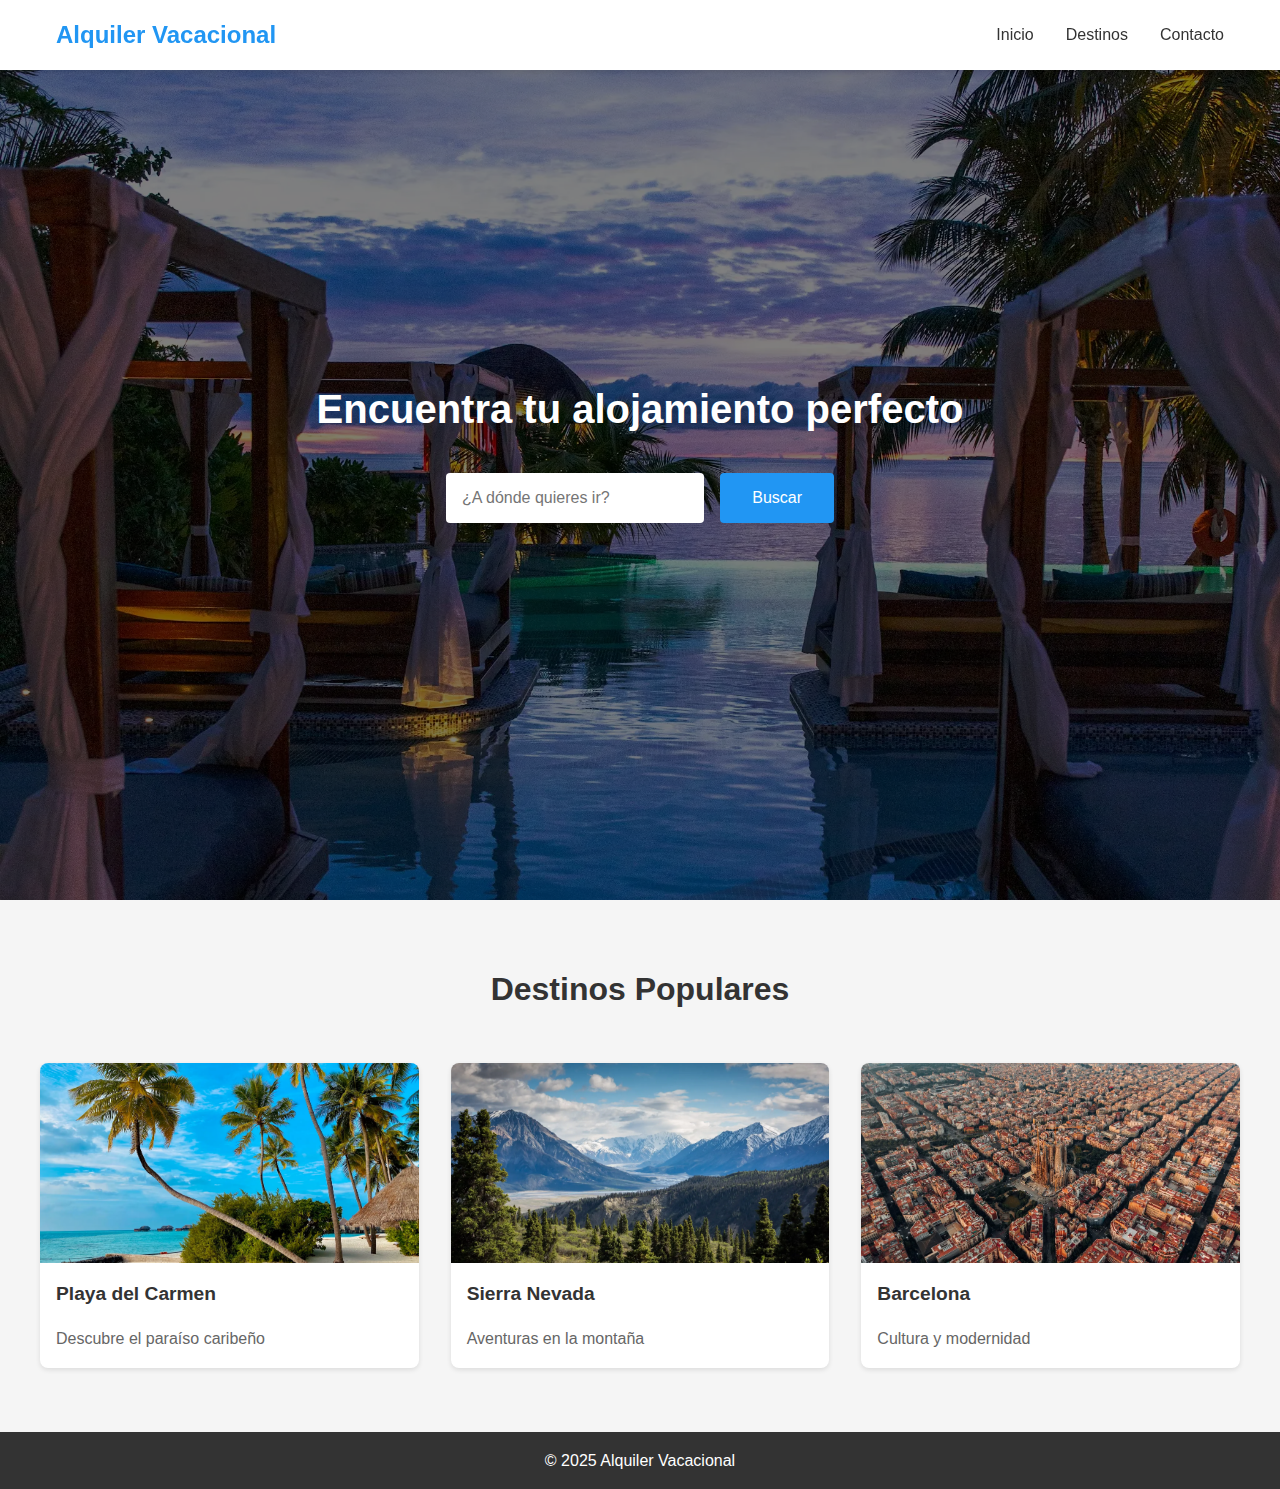
<file: index.html>
<!DOCTYPE html>
<html lang="es">
<head>
    <meta charset="UTF-8">
    <meta name="viewport" content="width=device-width, initial-scale=1.0">
    <title> Tu destino ideal</title>
    <link rel="stylesheet" href="./css/styles.css">
    <link rel="stylesheet" href="./css/responsive.css">
</head>
<body>
    <!-- Cabecera de la página -->
    <header class="header">
        <nav class="nav-container">
            <div class="logo">Alquiler Vacacional</div>
            <ul class="nav-menu">
                <li><a href="#inicio">Inicio</a></li>
                <li><a href="#destinos">Destinos</a></li>
                <li><a href="#contacto">Contacto</a></li>
            </ul>
        </nav>
    </header>
    
    <!-- Sección principal de búsqueda -->
    <main class="hero">
        <div class="search-container">
            <h1>Encuentra tu alojamiento perfecto</h1>
            <div class="search-box">
                <input type="text" placeholder="¿A dónde quieres ir?" class="search-input">
                <button class="search-button">Buscar</button>
            </div>
        </div>
    </main>

    <!-- Sección de destinos populares -->
    <section class="popular-destinations">
        <h2>Destinos Populares</h2>
        <div class="destinations-grid">
            <div class="destination-card">
                <div class="destination-image playa"></div>
                <h3>Playa del Carmen</h3>
                <p>Descubre el paraíso caribeño</p>
            </div>
            <div class="destination-card">
                <div class="destination-image montana"></div>
                <h3>Sierra Nevada</h3>
                <p>Aventuras en la montaña</p>
            </div>
            <div class="destination-card">
                <div class="destination-image ciudad"></div>
                <h3>Barcelona</h3>
                <p>Cultura y modernidad</p>
            </div>
        </div>
    </section>

    <!-- Pie de página -->
    <footer class="footer">
        <p>&copy; 2025 Alquiler Vacacional </p>
    </footer>
</body>
</html>
</file>
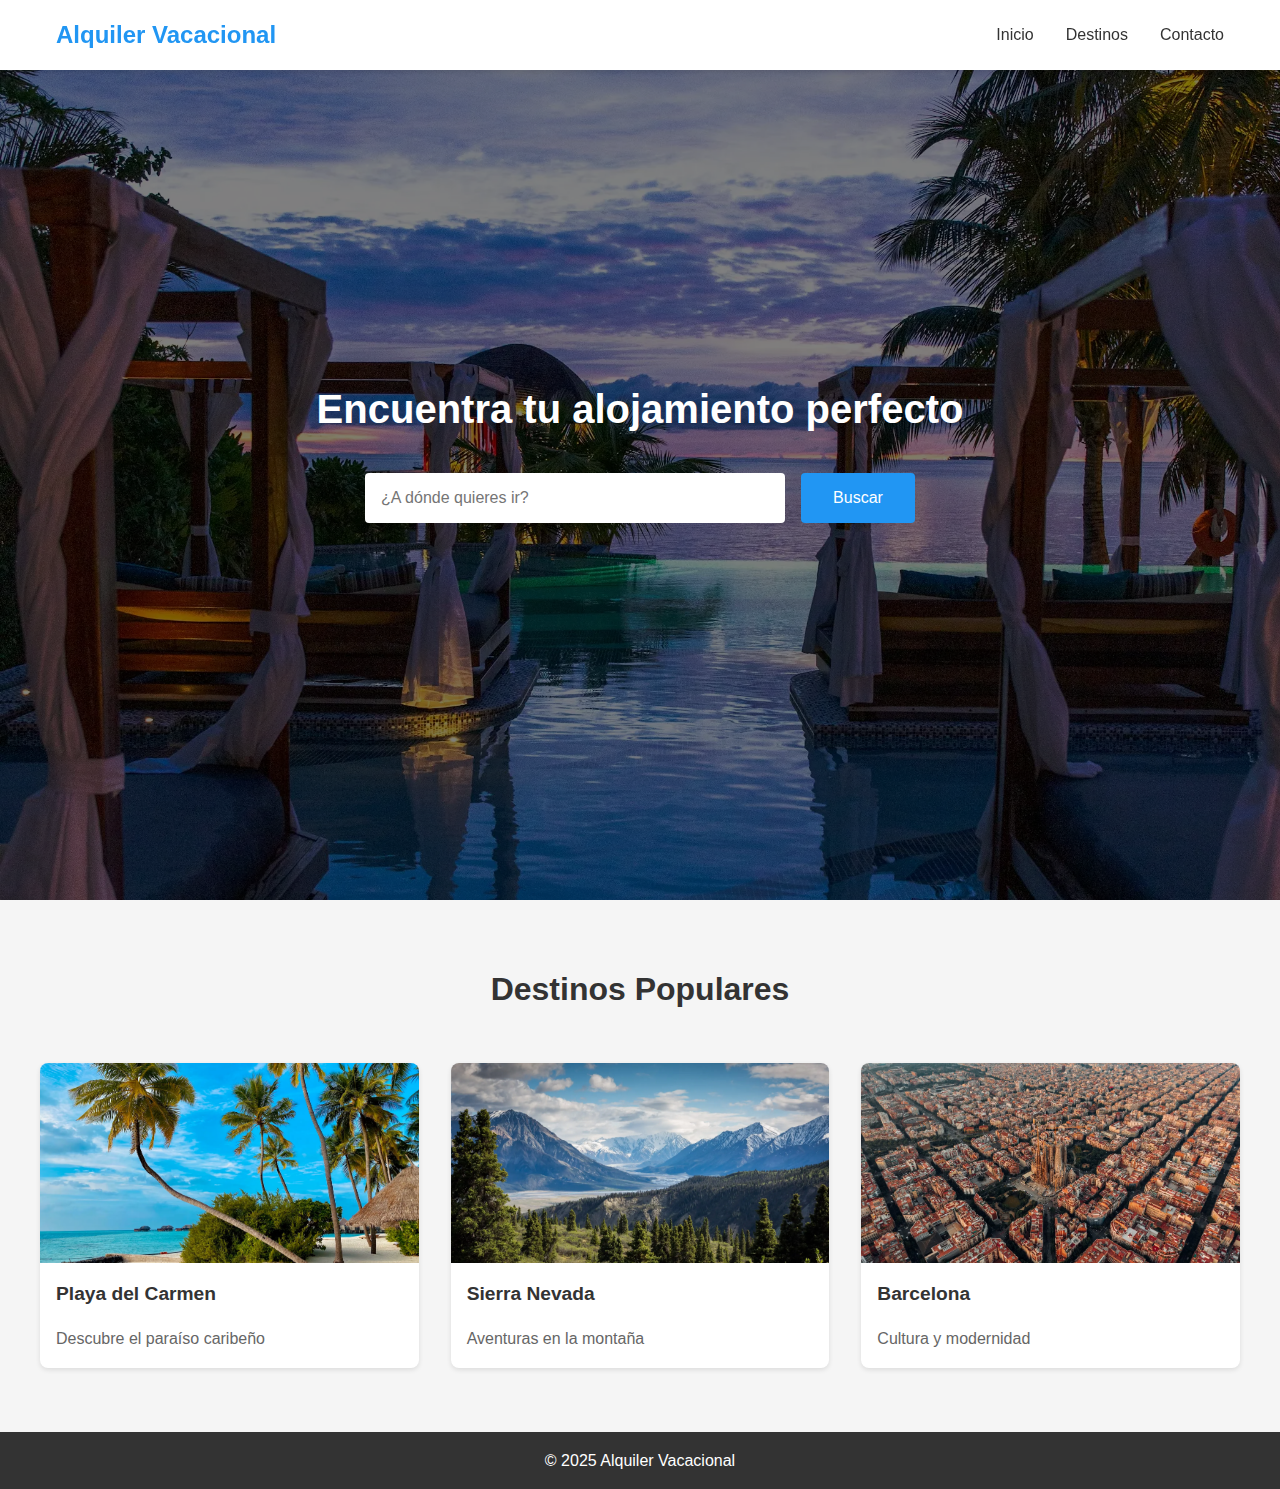
<file: inndex.html>
<!DOCTYPE html>
<html lang="es">
<head>
    <meta charset="UTF-8">
    <meta name="viewport" content="width=device-width, initial-scale=1.0">
    <title> Tu destino ideal</title>
    <link rel="stylesheet" href="/css/styles.css">
</head>
<body>
    <!-- Cabecera de la página -->
    <header class="header">
        <nav class="nav-container">
            <div class="logo">Alquiler Vacacional</div>
            <ul class="nav-menu">
                <li><a href="#inicio">Inicio</a></li>
                <li><a href="#destinos">Destinos</a></li>
                <li><a href="#contacto">Contacto</a></li>
            </ul>
        </nav>
    </header>

    <!-- Sección principal de búsqueda -->
    <main class="hero">
        <div class="search-container">
            <h1>Encuentra tu alojamiento perfecto</h1>
            <div class="search-box">
                <input type="text" placeholder="¿A dónde quieres ir?" class="search-input">
                <button class="search-button">Buscar</button>
            </div>
        </div>
    </main>

    <!-- Sección de destinos populares -->
    <section class="popular-destinations">
        <h2>Destinos Populares</h2>
        <div class="destinations-grid">
            <div class="destination-card">
                <div class="destination-image playa"></div>
                <h3>Playa del Carmen</h3>
                <p>Descubre el paraíso caribeño</p>
            </div>
            <div class="destination-card">
                <div class="destination-image montana"></div>
                <h3>Sierra Nevada</h3>
                <p>Aventuras en la montaña</p>
            </div>
            <div class="destination-card">
                <div class="destination-image ciudad"></div>
                <h3>Barcelona</h3>
                <p>Cultura y modernidad</p>
            </div>
        </div>
    </section>

    <!-- Pie de página -->
    <footer class="footer">
        <p>&copy; 2025 Alquiler Vacacional </p>
    </footer>
</body>
</html>
</file>
<file: css/styles.css>
* {
    margin: 0;
    padding: 0;
    box-sizing: border-box;
}

body {
    font-family: 'Arial', sans-serif;
    line-height: 1.6;
    color: #333;
}

/* Estilos del header */
.header {
    background-color: #FFF;
    box-shadow: 0 2px 5px rgba(0,0,0,0.1);
    position: fixed;
    width: 100%;
    top: 0;
    z-index: 1000;
}

.nav-container {
    max-width: 1200px;
    margin: 0 auto;
    padding: 1rem;
    display: flex;
    justify-content: space-between;
    align-items: center;
}

.logo {
    font-size: 1.5rem;
    font-weight: bold;
    color: #2196F3;
}

.nav-menu {
    display: flex;
    list-style: none;
    gap: 2rem;
}

.nav-menu a {
    text-decoration: none;
    color: #333;
    font-weight: 500;
}

.nav-menu a:hover {
    color: #2196F3;
}

/* Sección hero */
.hero {
    height: 100vh;
    background: linear-gradient(rgba(0,0,0,0.5), rgba(0,0,0,0.5)),
                url('./fondo\ viaje.webp');
    background-size: cover;
    background-position: center;
    display: flex;
    align-items: center;
    justify-content: center;
    text-align: center;
    color: #FFF;
}

.search-container {
    padding: 2rem;
}

.search-container h1 {
    font-size: 2.5rem;
    margin-bottom: 2rem;
}

.search-box {
    display: flex;
    gap: 1rem;
    justify-content: center;
    max-width: 600px;
    margin: 0 auto;
}

.search-input {
    padding: 1rem;
    border: none;
    border-radius: 4px;
    width: 70%;
    font-size: 1rem;
}

.search-button {
    padding: 1rem 2rem;
    background-color: #2196F3;
    color: #FFF;
    border: none;
    border-radius: 4px;
    cursor: pointer;
    font-size: 1rem;
}

.search-button:hover {
    background-color: #1976D2;
}

/* Sección de destinos populares */
.popular-destinations {
    padding: 4rem 2rem;
    background-color: #F5F5F5;
}

.popular-destinations h2 {
    text-align: center;
    margin-bottom: 3rem;
    font-size: 2rem;
}

.destinations-grid {
    display: grid;
    grid-template-columns: repeat(auto-fit, minmax(300px, 1fr));
    gap: 2rem;
    max-width: 1200px;
    margin: 0 auto;
}

.destination-card {
    background-color: #FFF;
    border-radius: 8px;
    overflow: hidden;
    box-shadow: 0 2px 5px rgba(0,0,0,0.1);
}

.destination-image {
    height: 200px;
    background-size: cover;
    background-position: center;
}

.destination-image.playa {
    background-image: url('./imagen\ playa.webp');
}

.destination-image.montana {
    background-image: url('./imagen\ montaña.webp');
}

.destination-image.ciudad {
    background-image: url('./imagen\ barcelona.webp');
}

.destination-card h3 {
    padding: 1rem;
    font-size: 1.2rem;
}

.destination-card p {
    padding: 0 1rem 1rem;
    color: #666;
}

/* Footer */
.footer {
    background-color: #333;
    color: #FFF;
    text-align: center;
    padding: 1rem;
}
</file>
<file: css/responsive.css>
/* Media Query para móviles */
@media (max-width: 768px) {
    /* Cabecera */
    .nav-container {
        flex-direction: column;
        align-items: flex-start;
    }

    .nav-menu {
        flex-direction: column;
        gap: 1rem;
        align-items: flex-start;
        margin-top: 1rem;
    }

    .logo {
        font-size: 1.2rem;
        margin-bottom: 1rem;
    }

    /* Hero */
    .hero {
        height: 70vh;
    }

    .search-container h1 {
        font-size: 2rem;
    }

    .search-box {
        flex-direction: column;
        gap: 0.5rem;
        width: 100%;
    }

    .search-input {
        width: 100%;
    }

    /* Destinos populares */
    .popular-destinations h2 {
        font-size: 1.5rem;
    }

    .destinations-grid {
        grid-template-columns: 1fr;
    }

    .destination-card h3 {
        font-size: 1rem;
    }

    .destination-card p {
        font-size: 0.9rem;
    }

    /* Footer */
    .footer {
        font-size: 0.9rem;
    }
}

/* Media Query para Tablets*/
@media (min-width: 769px) and (max-width: 1024px) {
    /* Cabecera */
    .nav-container {
        flex-direction: row;
        justify-content: space-between;
    }

    .nav-menu {
        gap: 1.5rem;
    }

    /* Hero */
    .hero {
        height: 80vh;
    }

    .search-container h1 {
        font-size: 2.2rem;
    }

    .search-box {
        flex-direction: row;
        gap: 1rem;
    }

    .search-input {
        width: 60%;
    }

    /* Destinos populares */
    .popular-destinations h2 {
        font-size: 1.8rem;
    }

    .destinations-grid {
        grid-template-columns: repeat(2, 1fr);
    }

    .destination-card h3 {
        font-size: 1.1rem;
    }

    .destination-card p {
        font-size: 1rem;
    }
}

/* Media Query para PC */
@media (min-width: 1025px) {
    /* Cabecera */
    .nav-container {
        flex-direction: row;
    }

    .nav-menu {
        gap: 2rem;
    }

    /* Hero */
    .hero {
        height: 100vh;
    }

    .search-container h1 {
        font-size: 2.5rem;
    }

    .search-box {
        width: 60%;
    }

    /* Destinos populares */
    .popular-destinations h2 {
        font-size: 2rem;
    }

    .destinations-grid {
        grid-template-columns: repeat(3, 1fr);
    }

    .destination-card h3 {
        font-size: 1.2rem;
    }

    .destination-card p {
        font-size: 1rem;
    }
}
</file>
